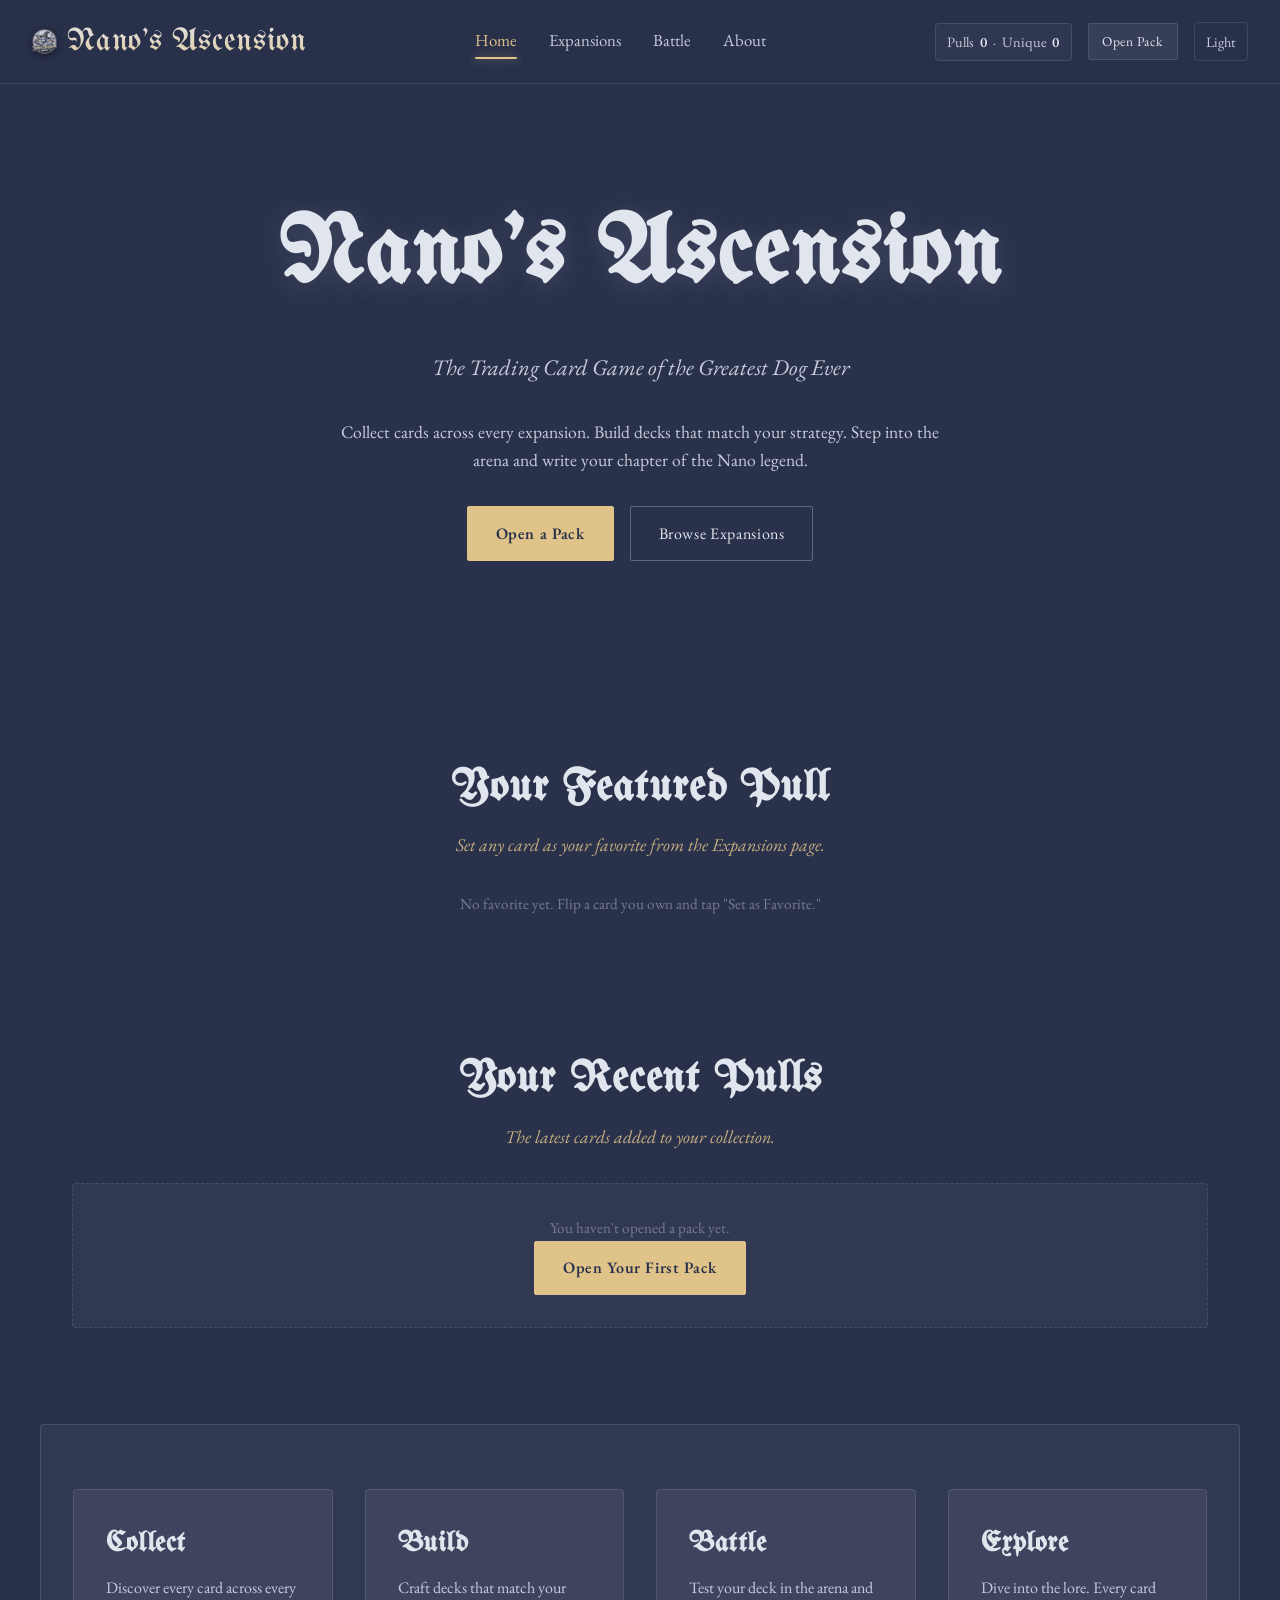
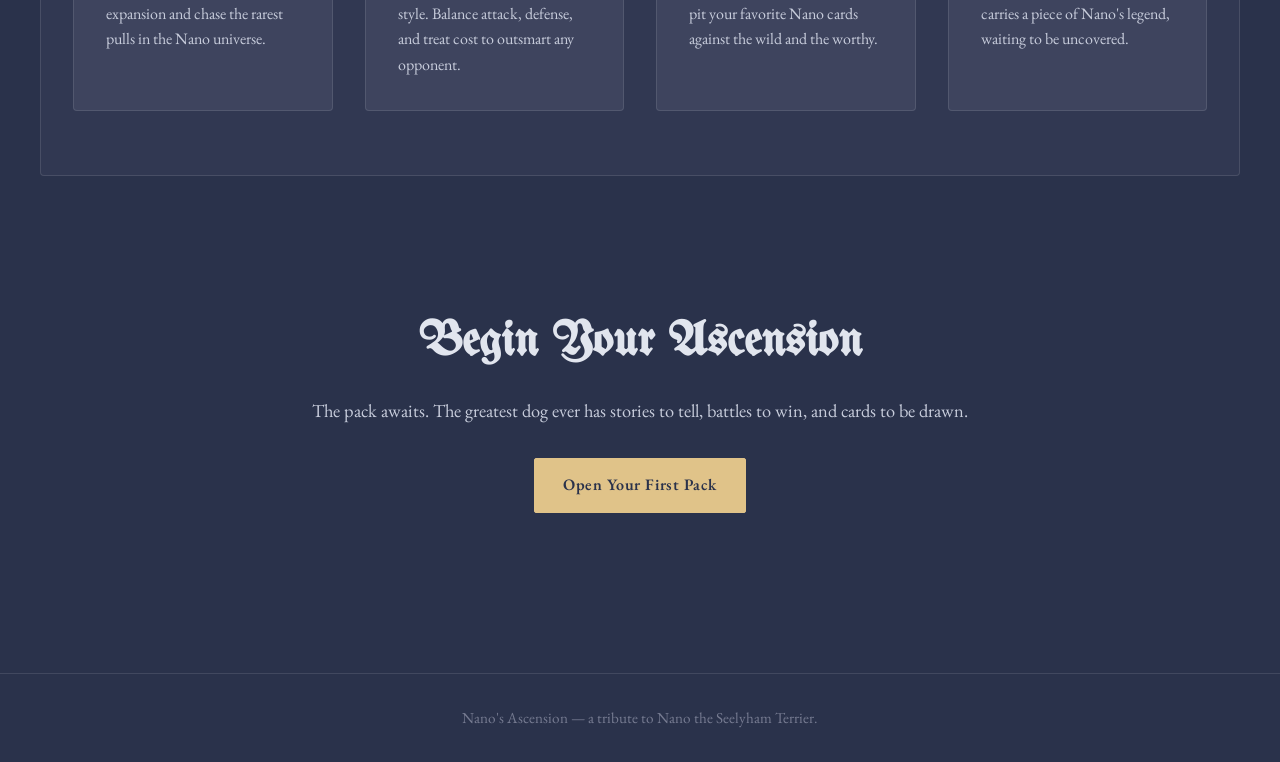
<file: index.html>
<!DOCTYPE html>
<html lang="en">
<head>
  <meta charset="UTF-8">
  <meta name="viewport" content="width=device-width, initial-scale=1.0">
  <title>Nano's Ascension | The Trading Card Game</title>
  <meta name="description" content="Nano's Ascension &mdash; the trading card game of Nano the Seelyham Terrier. Collect, build, and battle.">
  <link rel="icon" type="image/png" href="media/images/NanoLogoTCG.png">
  <link rel="apple-touch-icon" href="media/images/NanoLogoTCG.png">
  <link rel="stylesheet" href="CSS/style.css">
</head>
<body class="page-home">
  <header class="site-header">
    <a class="brand" href="index.html">
      <img class="brand-logo" src="media/images/NanoLogoTCG.png" alt="" aria-hidden="true">
      <span class="brand-text">Nano's Ascension</span>
    </a>
    <nav class="site-nav" aria-label="Primary">
      <a href="index.html" class="active">Home</a>
      <a href="expansions.html">Expansions</a>
      <a href="battle.html">Battle</a>
      <a href="about.html">About</a>
    </nav>
    <div class="header-actions">
      <span class="collection-badge" title="Cards collected">
        Pulls <strong class="collection-count">0</strong>
        <span aria-hidden="true">&middot;</span>
        Unique <strong class="unique-count">0</strong>
      </span>
      <button class="btn btn-mini" data-action="open-pack" aria-label="Open a card pack">Open Pack</button>
      <button class="theme-toggle" aria-label="Toggle theme" aria-pressed="false">
        <span class="theme-icon-dark">Light</span>
        <span class="theme-icon-light">Dark</span>
      </button>
    </div>
  </header>

  <main>
    <section class="hero">
      <h1 class="hero-title">Nano's Ascension</h1>
      <p class="hero-subtitle">The Trading Card Game of the Greatest Dog Ever</p>
      <p class="hero-text">
        Collect cards across every expansion. Build decks that match your strategy.
        Step into the arena and write your chapter of the Nano legend.
      </p>
      <div class="hero-cta">
        <button class="btn btn-primary" data-action="open-pack">Open a Pack</button>
        <a href="expansions.html" class="btn btn-secondary">Browse Expansions</a>
      </div>
    </section>

    <section class="home-showcase" aria-label="Your favorite card">
      <h2 class="section-title">Your Featured Pull</h2>
      <p class="section-subtitle">Set any card as your favorite from the Expansions page.</p>
      <div id="favorite-card" class="favorite-slot">
        <p class="muted">Loading…</p>
      </div>
    </section>

    <section class="home-showcase" aria-label="Recent pulls">
      <h2 class="section-title">Your Recent Pulls</h2>
      <p class="section-subtitle">The latest cards added to your collection.</p>
      <div id="recent-pulls" class="featured-strip"></div>
      <div id="recent-empty" class="empty-cta" style="display:none;">
        <p class="muted">You haven't opened a pack yet.</p>
        <button class="btn btn-primary" data-action="open-pack" type="button">Open Your First Pack</button>
      </div>
    </section>

    <section class="features" aria-label="What you can do">
      <article class="feature-card">
        <h2>Collect</h2>
        <p>Discover every card across every expansion and chase the rarest pulls in the Nano universe.</p>
      </article>
      <article class="feature-card">
        <h2>Build</h2>
        <p>Craft decks that match your style. Balance attack, defense, and treat cost to outsmart any opponent.</p>
      </article>
      <article class="feature-card">
        <h2>Battle</h2>
        <p>Test your deck in the arena and pit your favorite Nano cards against the wild and the worthy.</p>
      </article>
      <article class="feature-card">
        <h2>Explore</h2>
        <p>Dive into the lore. Every card carries a piece of Nano's legend, waiting to be uncovered.</p>
      </article>
    </section>

    <section class="cta-banner">
      <h2>Begin Your Ascension</h2>
      <p>The pack awaits. The greatest dog ever has stories to tell, battles to win, and cards to be drawn.</p>
      <button class="btn btn-primary" data-action="open-pack">Open Your First Pack</button>
    </section>
  </main>

  <footer class="site-footer">
    <p>Nano's Ascension &mdash; a tribute to Nano the Seelyham Terrier.</p>
  </footer>

  <script src="JS/script.js" defer></script>
</body>
</html>
</file>
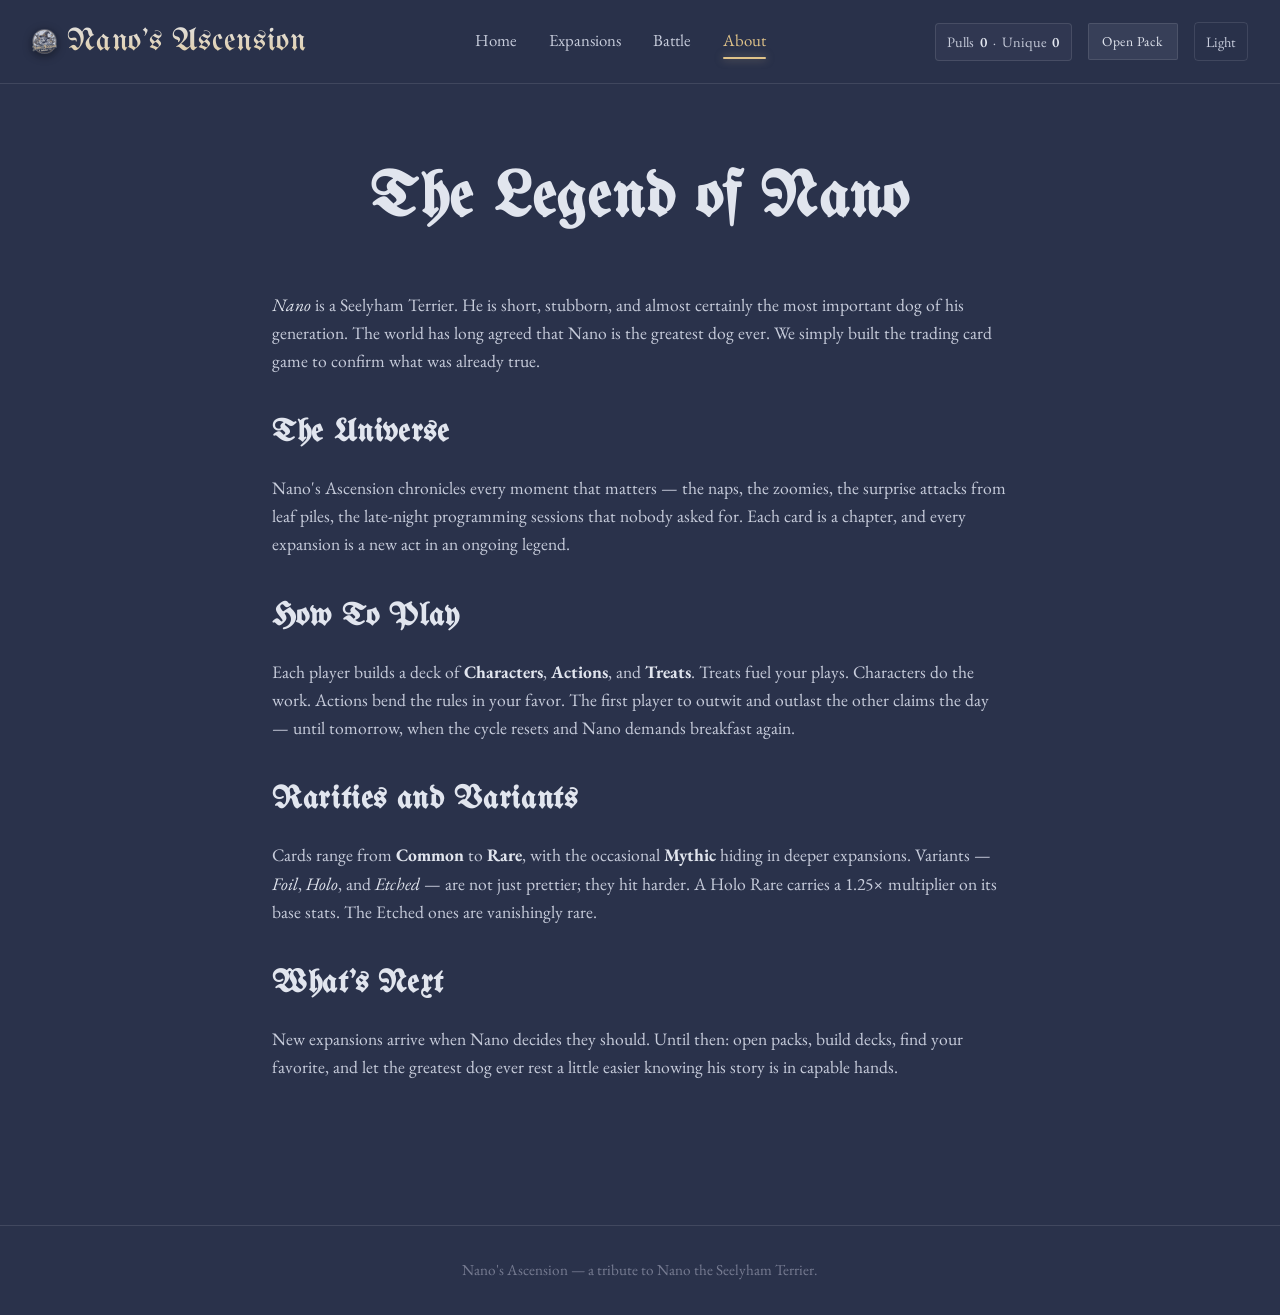
<file: about.html>
<!DOCTYPE html>
<html lang="en">
<head>
  <meta charset="UTF-8">
  <meta name="viewport" content="width=device-width, initial-scale=1.0">
  <title>About | Nano's Ascension</title>
  <meta name="description" content="The lore of Nano's Ascension and the greatest dog ever.">
  <link rel="icon" type="image/png" href="media/images/NanoLogoTCG.png">
  <link rel="apple-touch-icon" href="media/images/NanoLogoTCG.png">
  <link rel="stylesheet" href="CSS/style.css">
</head>
<body class="page-about">
  <header class="site-header">
    <a class="brand" href="index.html">
      <img class="brand-logo" src="media/images/NanoLogoTCG.png" alt="" aria-hidden="true">
      <span class="brand-text">Nano's Ascension</span>
    </a>
    <nav class="site-nav" aria-label="Primary">
      <a href="index.html">Home</a>
      <a href="expansions.html">Expansions</a>
      <a href="battle.html">Battle</a>
      <a href="about.html" class="active">About</a>
    </nav>
    <div class="header-actions">
      <span class="collection-badge" title="Cards collected">
        Pulls <strong class="collection-count">0</strong>
        <span aria-hidden="true">&middot;</span>
        Unique <strong class="unique-count">0</strong>
      </span>
      <button class="btn btn-mini" data-action="open-pack" aria-label="Open a card pack">Open Pack</button>
      <button class="theme-toggle" aria-label="Toggle theme" aria-pressed="false">
        <span class="theme-icon-dark">Light</span>
        <span class="theme-icon-light">Dark</span>
      </button>
    </div>
  </header>

  <main class="page-wrap">
    <h1 class="page-title">The Legend of Nano</h1>

    <section class="lore">
      <p>
        <em>Nano</em> is a Seelyham Terrier. He is short, stubborn, and almost certainly the
        most important dog of his generation. The world has long agreed that Nano is the
        greatest dog ever. We simply built the trading card game to confirm what was already
        true.
      </p>

      <h2>The Universe</h2>
      <p>
        Nano's Ascension chronicles every moment that matters &mdash; the naps, the
        zoomies, the surprise attacks from leaf piles, the late-night programming sessions
        that nobody asked for. Each card is a chapter, and every expansion is a new act in
        an ongoing legend.
      </p>

      <h2>How To Play</h2>
      <p>
        Each player builds a deck of <strong>Characters</strong>, <strong>Actions</strong>,
        and <strong>Treats</strong>. Treats fuel your plays. Characters do the work.
        Actions bend the rules in your favor. The first player to outwit and outlast the
        other claims the day &mdash; until tomorrow, when the cycle resets and Nano demands
        breakfast again.
      </p>

      <h2>Rarities and Variants</h2>
      <p>
        Cards range from <strong>Common</strong> to <strong>Rare</strong>, with the
        occasional <strong>Mythic</strong> hiding in deeper expansions. Variants
        &mdash; <em>Foil</em>, <em>Holo</em>, and <em>Etched</em> &mdash; are not just
        prettier; they hit harder. A Holo Rare carries a 1.25× multiplier on its base stats.
        The Etched ones are vanishingly rare.
      </p>

      <h2>What's Next</h2>
      <p>
        New expansions arrive when Nano decides they should. Until then: open packs,
        build decks, find your favorite, and let the greatest dog ever rest a little easier
        knowing his story is in capable hands.
      </p>
    </section>
  </main>

  <footer class="site-footer">
    <p>Nano's Ascension &mdash; a tribute to Nano the Seelyham Terrier.</p>
  </footer>

  <script src="JS/script.js" defer></script>
</body>
</html>
</file>
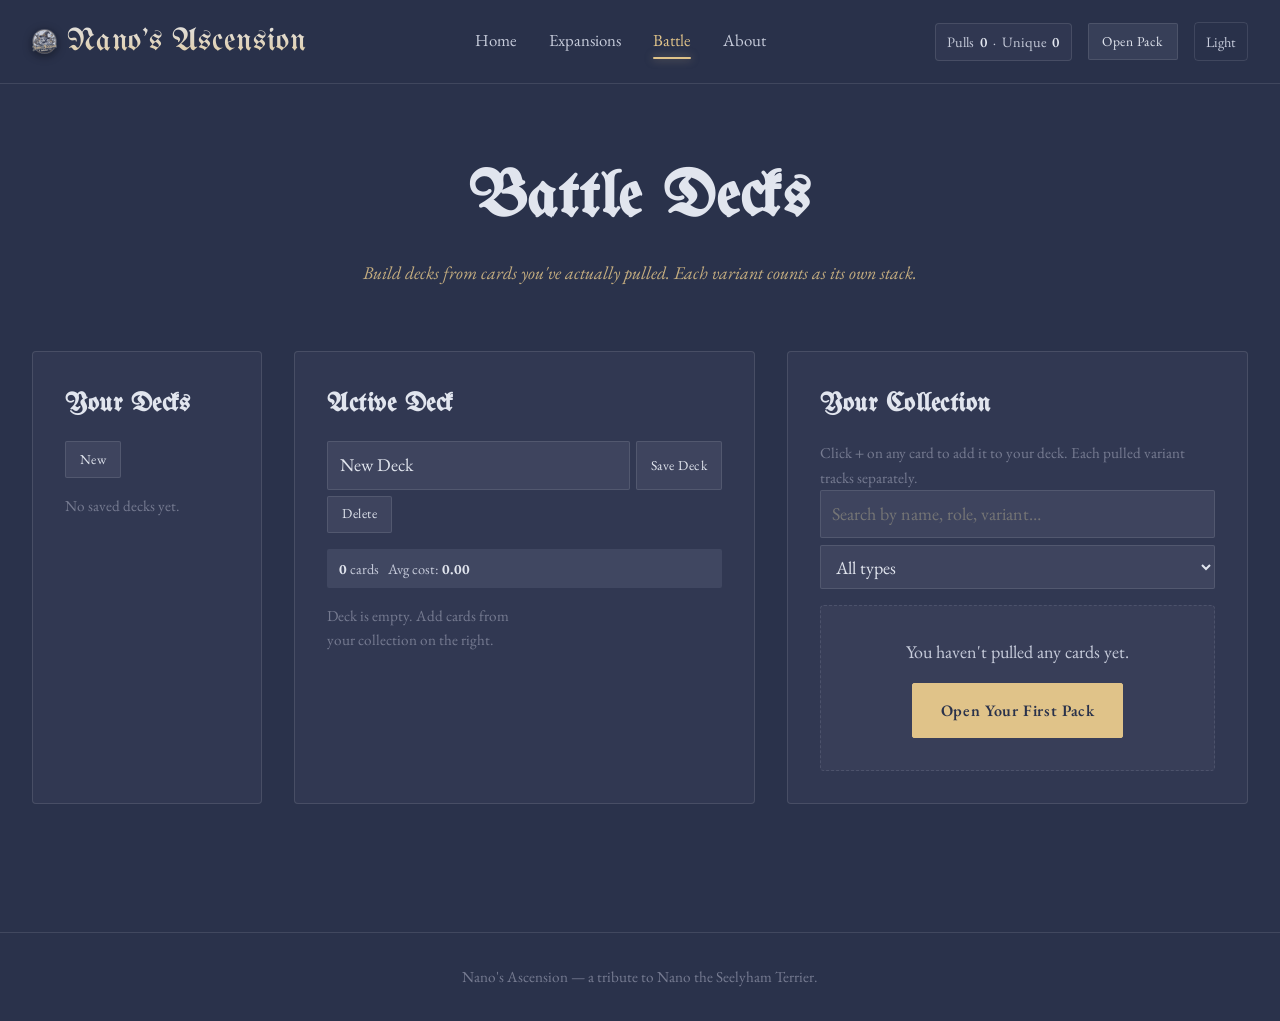
<file: battle.html>
<!DOCTYPE html>
<html lang="en">
<head>
  <meta charset="UTF-8">
  <meta name="viewport" content="width=device-width, initial-scale=1.0">
  <title>Battle Decks | Nano's Ascension</title>
  <meta name="description" content="Build and save battle decks for Nano's Ascension TCG.">
  <link rel="icon" type="image/png" href="media/images/NanoLogoTCG.png">
  <link rel="apple-touch-icon" href="media/images/NanoLogoTCG.png">
  <link rel="stylesheet" href="CSS/style.css">
</head>
<body class="page-battle">
  <header class="site-header">
    <a class="brand" href="index.html">
      <img class="brand-logo" src="media/images/NanoLogoTCG.png" alt="" aria-hidden="true">
      <span class="brand-text">Nano's Ascension</span>
    </a>
    <nav class="site-nav" aria-label="Primary">
      <a href="index.html">Home</a>
      <a href="expansions.html">Expansions</a>
      <a href="battle.html" class="active">Battle</a>
      <a href="about.html">About</a>
    </nav>
    <div class="header-actions">
      <span class="collection-badge" title="Cards collected">
        Pulls <strong class="collection-count">0</strong>
        <span aria-hidden="true">&middot;</span>
        Unique <strong class="unique-count">0</strong>
      </span>
      <button class="btn btn-mini" data-action="open-pack" aria-label="Open a card pack">Open Pack</button>
      <button class="theme-toggle" aria-label="Toggle theme" aria-pressed="false">
        <span class="theme-icon-dark">Light</span>
        <span class="theme-icon-light">Dark</span>
      </button>
    </div>
  </header>

  <main class="page-wrap">
    <h1 class="page-title">Battle Decks</h1>
    <p class="section-subtitle">Build decks from cards you've actually pulled. Each variant counts as its own stack.</p>

    <div id="deck-builder" class="deck-builder">
      <aside class="panel">
        <h2>Your Decks</h2>
        <div class="deck-toolbar">
          <button id="new-deck" class="btn btn-mini" type="button">New</button>
        </div>
        <ul id="decks-list" class="deck-list"></ul>
      </aside>

      <section class="panel">
        <h2>Active Deck</h2>
        <div class="deck-toolbar">
          <input id="deck-name" type="text" placeholder="Deck name" aria-label="Deck name">
          <button id="save-deck" class="btn btn-mini" type="button">Save Deck</button>
          <button id="delete-deck" class="btn btn-mini" type="button">Delete</button>
        </div>
        <div id="deck-stats" aria-live="polite"></div>
        <div id="deck-cards"></div>
      </section>

      <section class="panel">
        <h2>Your Collection</h2>
        <p class="muted">Click <strong>+</strong> on any card to add it to your deck. Each pulled variant tracks separately.</p>
        <div class="browse-controls">
          <input id="browse-search" type="search" placeholder="Search by name, role, variant…">
          <select id="browse-type"><option value="">All types</option></select>
        </div>
        <div id="collection-empty" class="collection-empty" style="display:none;">
          <p>You haven't pulled any cards yet.</p>
          <button class="btn btn-primary" data-action="open-pack" type="button">Open Your First Pack</button>
        </div>
        <div id="collection-cards"></div>
      </section>
    </div>
  </main>

  <footer class="site-footer">
    <p>Nano's Ascension &mdash; a tribute to Nano the Seelyham Terrier.</p>
  </footer>

  <script src="JS/script.js" defer></script>
</body>
</html>
</file>
<file: CSS/style.css>
/* =========================================================
   Nano's Ascension - core stylesheet (v2)
   Sections:
     1. Tokens / themes
     2. Reset
     3. Header / nav / theme toggle
     4. Buttons
     5. Hero / homepage sections
     6. Cards
        6a. Card frame, flip
        6b. Image-only front + variant pip
        6c. Back layout (header, tags, stats, rules)
        6d. Rarity glows (animated)
        6e. Variant overlays (animated)
     7. Modal / pack reveal
     8. Filters / forms
     9. Expansions grid
    10. Deck builder
    11. About page
    12. Footer
    13. Responsive
   ========================================================= */

@import url('https://fonts.googleapis.com/css2?family=UnifrakturMaguntia&family=EB+Garamond:ital,wght@0,400;0,500;0,600;1,400&display=swap');

/* ---------- 1. Tokens ---------- */
:root {
  --color-bg: #2A324B;
  --color-primary: #767B91;
  --color-secondary: #C7CCDB;
  --color-accent: #E1E5EE;

  --surface-1: rgba(118, 123, 145, 0.10);
  --surface-2: rgba(118, 123, 145, 0.20);
  --surface-3: rgba(199, 204, 219, 0.10);
  --border-soft: rgba(225, 229, 238, 0.12);
  --border-strong: rgba(225, 229, 238, 0.30);
  --text-strong: var(--color-accent);
  --text-soft: var(--color-secondary);
  --text-muted: var(--color-primary);
  --shadow-card: 0 8px 24px rgba(0, 0, 0, 0.45);

  /* Rarity color anchors */
  --rarity-common-color:   rgba(199, 204, 219, 0.55);
  --rarity-uncommon-color: rgba(110, 200, 255, 0.85);
  --rarity-rare-color:     rgba(255, 200, 80, 0.95);
  --rarity-mythic-color:   rgba(220, 130, 220, 0.95);

  /* Warm gold accent (E0C389) */
  --color-gold:        #E0C389;
  --color-gold-bright: #F2D8A4;
  --color-gold-deep:   #B89760;

  /* Variant accents */
  --variant-foil:   #C7CCDB;
  --variant-holo-1: #ff79c6;
  --variant-holo-2: #8be9fd;
  --variant-holo-3: #50fa7b;
  --variant-holo-4: #f1fa8c;
  --variant-etched: #FFD700;

  --font-title: 'Cloister Black', 'UnifrakturMaguntia', 'Times New Roman', serif;
  --font-body: 'Garamond', 'EB Garamond', Georgia, serif;
  --font-card-body: 'ITC Giovanni', 'EB Garamond', Georgia, serif;
  --font-card-flavor: 'Garamond', 'EB Garamond', Georgia, serif;

  --space-xs: 0.5rem;
  --space-sm: 1rem;
  --space-md: 2rem;
  --space-lg: 4rem;
  --space-xl: 6rem;

  --radius-sm: 2px;
  --radius-md: 4px;
  --radius-lg: 10px;

  --ease: cubic-bezier(0.4, 0, 0.2, 1);
}

html.theme-light {
  --color-bg: #E1E5EE;
  --color-primary: #C7CCDB;
  --color-secondary: #767B91;
  --color-accent: #2A324B;

  --surface-1: rgba(118, 123, 145, 0.12);
  --surface-2: rgba(118, 123, 145, 0.22);
  --surface-3: rgba(42, 50, 75, 0.06);
  --border-soft: rgba(42, 50, 75, 0.18);
  --border-strong: rgba(42, 50, 75, 0.38);
  --text-strong: var(--color-accent);
  --text-soft: #54596d;
  --text-muted: #767B91;
  --shadow-card: 0 6px 18px rgba(42, 50, 75, 0.22);
}

/* ---------- 2. Reset ---------- */
*, *::before, *::after { box-sizing: border-box; margin: 0; padding: 0; }
html { scroll-behavior: smooth; }
body {
  font-family: var(--font-body);
  background-color: var(--color-bg);
  color: var(--text-strong);
  line-height: 1.6;
  min-height: 100vh;
  font-size: 18px;
  -webkit-font-smoothing: antialiased;
  -moz-osx-font-smoothing: grayscale;
  transition: background-color 0.3s var(--ease), color 0.3s var(--ease);
}
img { max-width: 100%; display: block; }
button { font: inherit; color: inherit; cursor: pointer; }
input, select { font: inherit; color: inherit; }

.muted { color: var(--text-muted); font-size: 0.95rem; }
.visually-hidden {
  position: absolute; width: 1px; height: 1px; padding: 0; margin: -1px;
  overflow: hidden; clip: rect(0,0,0,0); white-space: nowrap; border: 0;
}

/* ---------- 3. Header / nav ---------- */
.site-header {
  display: flex;
  justify-content: space-between;
  align-items: center;
  flex-wrap: wrap;
  gap: var(--space-sm);
  padding: var(--space-sm) var(--space-md);
  background-color: color-mix(in srgb, var(--color-bg) 88%, transparent);
  backdrop-filter: blur(8px);
  -webkit-backdrop-filter: blur(8px);
  position: sticky;
  top: 0;
  z-index: 20;
  border-bottom: 1px solid var(--border-soft);
}
.brand {
  display: inline-flex;
  align-items: center;
  gap: 0.65rem;
  font-family: var(--font-title);
  font-size: 2rem;
  color: var(--text-strong);
  text-decoration: none;
  letter-spacing: 0.02em;
  transition: color 0.2s var(--ease);
}
.brand:hover { color: var(--color-gold); }
.brand-logo {
  height: 1.6rem;
  width: auto;
  display: block;
  filter: drop-shadow(0 2px 5px rgba(0, 0, 0, 0.45));
}
@media (max-width: 480px) {
  .brand-logo { height: 1.3rem; }
}
.brand-text {
  background: linear-gradient(180deg, var(--text-strong) 0%, var(--color-gold) 110%);
  -webkit-background-clip: text;
  background-clip: text;
  -webkit-text-fill-color: transparent;
  color: transparent;
}
html.theme-light .brand-text {
  background: linear-gradient(180deg, var(--text-strong) 0%, var(--color-gold-deep) 110%);
  -webkit-background-clip: text;
  background-clip: text;
  -webkit-text-fill-color: transparent;
}
.site-nav { display: flex; gap: var(--space-md); flex-wrap: wrap; }
.site-nav a {
  color: var(--text-soft);
  text-decoration: none;
  font-size: 1.05rem;
  position: relative;
  padding-bottom: 2px;
  transition: color 0.2s var(--ease);
}
.site-nav a::after {
  content: ""; position: absolute; left: 0; right: 0; bottom: -3px;
  height: 2px; background: var(--color-gold);
  border-radius: 2px;
  box-shadow: 0 0 8px rgba(224, 195, 137, 0.55);
  transform: scaleX(0); transform-origin: center;
  transition: transform 0.25s var(--ease);
}
.site-nav a:hover, .site-nav a.active { color: var(--color-gold); }
.site-nav a:hover::after, .site-nav a.active::after { transform: scaleX(1); }

.header-actions { display: flex; align-items: center; gap: var(--space-sm); flex-wrap: wrap; }

.collection-badge {
  display: inline-flex; align-items: center; gap: 0.4em;
  padding: 0.4rem 0.7rem;
  background: var(--surface-1);
  border: 1px solid var(--border-soft);
  border-radius: var(--radius-md);
  font-size: 0.9rem;
  color: var(--text-soft);
}
.collection-badge strong { color: var(--text-strong); font-weight: 600; }

.theme-toggle {
  background: transparent;
  border: 1px solid var(--border-soft);
  color: var(--text-soft);
  padding: 0.45rem 0.7rem;
  border-radius: var(--radius-md);
  font-size: 0.9rem;
  transition: border-color 0.2s var(--ease), color 0.2s var(--ease), background 0.2s var(--ease);
}
.theme-toggle:hover { border-color: var(--border-strong); color: var(--text-strong); }
.theme-toggle .theme-icon-light { display: none; }
.theme-toggle .theme-icon-dark { display: inline; }
html.theme-light .theme-toggle .theme-icon-light { display: inline; }
html.theme-light .theme-toggle .theme-icon-dark { display: none; }

/* ---------- 4. Buttons ---------- */
.btn {
  display: inline-block;
  padding: 0.85rem 1.75rem;
  font-family: var(--font-body);
  font-size: 1rem;
  text-decoration: none;
  border-radius: var(--radius-sm);
  border: 1px solid transparent;
  letter-spacing: 0.04em;
  transition: transform 0.25s var(--ease),
              background-color 0.25s var(--ease),
              border-color 0.25s var(--ease),
              box-shadow 0.25s var(--ease),
              color 0.2s var(--ease);
  cursor: pointer;
}
.btn-primary {
  background-color: var(--color-gold);
  color: var(--color-bg);
  border-color: var(--color-gold);
  font-weight: 600;
}
.btn-primary:hover {
  background-color: var(--color-gold-bright);
  border-color: var(--color-gold-bright);
  transform: translateY(-2px);
  box-shadow: 0 6px 22px rgba(224, 195, 137, 0.35);
}
.btn-secondary {
  background-color: transparent;
  color: var(--text-strong);
  border-color: var(--border-strong);
}
.btn-secondary:hover {
  background-color: var(--surface-1);
  border-color: var(--color-gold);
  color: var(--color-gold);
  transform: translateY(-2px);
}
.btn-mini {
  padding: 0.4rem 0.85rem;
  font-size: 0.85rem;
  background: var(--surface-2);
  color: var(--text-strong);
  border: 1px solid var(--border-soft);
  border-radius: var(--radius-sm);
}
.btn-mini:hover { border-color: var(--border-strong); background: var(--surface-3); }
.btn-mini[disabled] { opacity: 0.4; cursor: not-allowed; }

/* ---------- 5. Hero / homepage sections ---------- */
.hero {
  text-align: center;
  padding: var(--space-xl) var(--space-md);
  max-width: 900px;
  margin: 0 auto;
}
.hero-title {
  font-family: var(--font-title);
  font-size: clamp(3rem, 8vw, 6rem);
  margin-bottom: var(--space-sm);
  letter-spacing: 0.02em;
  text-shadow: 0 4px 24px rgba(118, 123, 145, 0.3);
}
.hero-subtitle {
  font-size: 1.4rem;
  color: var(--text-soft);
  margin-bottom: var(--space-md);
  font-style: italic;
}
.hero-text {
  font-size: 1.1rem;
  color: var(--text-soft);
  margin: 0 auto var(--space-md);
  max-width: 600px;
}
.hero-cta { display: flex; gap: var(--space-sm); justify-content: center; flex-wrap: wrap; }

.section-title {
  font-family: var(--font-title);
  font-size: clamp(2rem, 4vw, 2.75rem);
  text-align: center;
  margin-bottom: var(--space-xs);
  letter-spacing: 0.02em;
}
.section-subtitle {
  text-align: center;
  color: var(--color-gold);
  margin-bottom: var(--space-md);
  font-style: italic;
  opacity: 0.85;
}
html.theme-light .section-subtitle { color: var(--color-gold-deep); }

.features {
  display: grid;
  grid-template-columns: repeat(auto-fit, minmax(220px, 1fr));
  gap: var(--space-md);
  padding: var(--space-lg) var(--space-md);
  max-width: 1200px;
  margin: var(--space-md) auto;
  background-color: var(--surface-1);
  border-radius: var(--radius-md);
  border: 1px solid var(--border-soft);
}
.feature-card {
  background-color: var(--surface-2);
  padding: var(--space-md);
  border-radius: var(--radius-md);
  border: 1px solid var(--border-soft);
  transition: transform 0.25s var(--ease), border-color 0.25s var(--ease), box-shadow 0.25s var(--ease);
}
.feature-card:hover {
  transform: translateY(-4px);
  border-color: var(--border-strong);
  box-shadow: var(--shadow-card);
}
.feature-card h2 {
  font-family: var(--font-title);
  font-size: 1.75rem;
  margin-bottom: var(--space-xs);
  letter-spacing: 0.02em;
}
.feature-card p { color: var(--text-soft); font-size: 1rem; }

.home-showcase {
  max-width: 1200px;
  margin: var(--space-lg) auto;
  padding: var(--space-md);
  text-align: center;
}
.favorite-slot {
  display: flex;
  justify-content: center;
  margin-top: var(--space-md);
}
.featured-strip {
  display: grid;
  grid-template-columns: repeat(auto-fit, minmax(200px, 1fr));
  gap: var(--space-md);
  margin-top: var(--space-md);
  justify-items: center;
}
.empty-cta {
  padding: var(--space-md);
  background: var(--surface-1);
  border: 1px dashed var(--border-soft);
  border-radius: var(--radius-md);
  display: inline-flex;
  flex-direction: column;
  align-items: center;
  gap: var(--space-sm);
  margin: 0 auto;
}

.cta-banner {
  text-align: center;
  padding: var(--space-xl) var(--space-md);
  max-width: 800px;
  margin: 0 auto;
}
.cta-banner h2 {
  font-family: var(--font-title);
  font-size: clamp(2.25rem, 5vw, 3rem);
  margin-bottom: var(--space-sm);
}
.cta-banner p {
  color: var(--text-soft);
  margin-bottom: var(--space-md);
  font-size: 1.15rem;
}

/* ---------- 6a. Cards: frame, flip ---------- */
.card-wrapper {
  display: flex;
  flex-direction: column;
  align-items: center;
  gap: 0.5rem;
}
.card {
  --card-w: 240px;
  --card-h: 360px;
  width: var(--card-w);
  height: var(--card-h);
  perspective: 1200px;
  position: relative;
  cursor: pointer;
  outline: none;
  border-radius: var(--radius-lg);
  transition: transform 0.25s var(--ease);
}
.card:focus-visible { outline: 2px solid var(--text-strong); outline-offset: 4px; }
.card:hover { transform: translateY(-3px); }

.card-inner {
  position: relative;
  width: 100%; height: 100%;
  transform-style: preserve-3d;
  transition: transform 0.6s var(--ease);
  border-radius: var(--radius-lg);
}
.card.is-flipped .card-inner { transform: rotateY(180deg); }

.card-face {
  position: absolute;
  inset: 0;
  -webkit-backface-visibility: hidden;
  backface-visibility: hidden;
  border-radius: var(--radius-lg);
  background: var(--color-bg);
  border: 1px solid var(--border-soft);
  overflow: hidden;
  box-shadow: var(--shadow-card);
}
.card-back {
  transform: rotateY(180deg);
  padding: 0.85rem;
  background: var(--surface-2);
  display: flex;
  flex-direction: column;
}

.card-mini { --card-w: 180px; --card-h: 270px; }
.card-mini .card-back { padding: 0.55rem; font-size: 0.85em; }

/* ---------- 6b. Card front: image only + pip ---------- */
.card-front {
  padding: 0;
  background: var(--color-bg);
}
.card-img {
  width: 100%;
  height: 100%;
  object-fit: cover;
  display: block;
  border-radius: var(--radius-lg);
}
.card-art-fallback {
  position: absolute;
  inset: 0;
  display: flex;
  align-items: center;
  justify-content: center;
  font-family: var(--font-title);
  font-size: 3rem;
  color: var(--text-soft);
  background: var(--surface-1);
  border-radius: var(--radius-lg);
}

.flip-hint {
  position: absolute;
  bottom: 0.5rem; right: 0.5rem;
  font-size: 0.65rem;
  letter-spacing: 0.12em;
  text-transform: uppercase;
  color: rgba(255, 255, 255, 0.85);
  background: rgba(0, 0, 0, 0.45);
  padding: 0.15rem 0.5rem;
  border-radius: 999px;
  pointer-events: none;
  opacity: 0;
  transition: opacity 0.2s var(--ease);
}
.card:hover .flip-hint { opacity: 1; }

.variant-pip {
  position: absolute;
  top: 0.55rem; right: 0.55rem;
  width: 1.9rem; height: 1.9rem;
  border-radius: 50%;
  display: flex;
  align-items: center;
  justify-content: center;
  font-family: var(--font-body);
  font-weight: 700;
  font-size: 0.85rem;
  letter-spacing: 0;
  color: #1a1f2e;
  box-shadow: 0 2px 10px rgba(0,0,0,0.5);
  border: 2px solid rgba(255,255,255,0.85);
  z-index: 4;
}
.variant-pip-foil   { background: linear-gradient(135deg, #fff, var(--variant-foil)); }
.variant-pip-holo   {
  background: linear-gradient(135deg,
    var(--variant-holo-1) 0%,
    var(--variant-holo-2) 25%,
    var(--variant-holo-3) 50%,
    var(--variant-holo-4) 75%,
    var(--variant-holo-1) 100%);
  background-size: 220% 100%;
  animation: holoShift 5s ease-in-out infinite alternate;
  color: #1a1f2e;
}
.variant-pip-etched {
  background: linear-gradient(135deg, #fff7c4, var(--variant-etched));
  color: #3a2700;
}

/* ---------- 6c. Card back layout ---------- */
.card-back-head {
  display: flex; justify-content: space-between; align-items: flex-start;
  gap: 0.5rem;
  margin-bottom: 0.4rem;
}
.card-name {
  font-family: var(--font-title);
  font-size: 1.05rem;
  letter-spacing: 0.02em;
  line-height: 1.1;
  flex: 1;
  color: var(--text-strong);
}
.card-cost {
  flex-shrink: 0;
  width: 1.85rem; height: 1.85rem;
  border-radius: 50%;
  background: var(--text-strong);
  color: var(--color-bg);
  font-weight: 700;
  font-size: 1rem;
  display: inline-flex;
  align-items: center;
  justify-content: center;
}

.card-role {
  font-size: 0.78rem;
  font-style: italic;
  color: var(--text-muted);
  margin-bottom: 0.4rem;
}

.card-tags {
  display: flex;
  flex-wrap: wrap;
  gap: 0.3rem;
  margin-bottom: 0.45rem;
}
.tag {
  font-size: 0.65rem;
  text-transform: uppercase;
  letter-spacing: 0.08em;
  padding: 0.2rem 0.5rem;
  background: var(--surface-3);
  border: 1px solid var(--border-soft);
  border-radius: 999px;
  color: var(--text-soft);
  font-weight: 600;
}
.tag-rarity.rarity-common   { color: var(--text-soft); }
.tag-rarity.rarity-uncommon { color: #6ec8ff; border-color: rgba(110,200,255,0.5); }
.tag-rarity.rarity-rare     { color: #ffc850; border-color: rgba(255,200,80,0.55); }
.tag-rarity.rarity-mythic   { color: #ff8be1; border-color: rgba(255,139,225,0.55); }

.tag-variant {
  background: rgba(225, 215, 100, 0.12);
  border-color: rgba(225, 215, 100, 0.35);
  color: var(--text-strong);
  font-weight: 700;
}
.tag-variant.variant-foil { background: linear-gradient(90deg, rgba(199,204,219,0.12), rgba(255,255,255,0.18)); }
.tag-variant.variant-holo {
  background: linear-gradient(90deg, rgba(255,121,198,0.18), rgba(139,233,253,0.18), rgba(80,250,123,0.18), rgba(241,250,140,0.18));
  border-color: rgba(255,255,255,0.4);
}
.tag-variant.variant-etched {
  background: rgba(255, 215, 0, 0.18);
  border-color: rgba(255, 215, 0, 0.6);
  color: #FFD700;
}

.stats-block {
  display: flex;
  flex-direction: column;
  gap: 0.25rem;
  background: var(--surface-3);
  border: 1px solid var(--border-soft);
  border-radius: var(--radius-sm);
  padding: 0.4rem 0.55rem;
  margin-bottom: 0.5rem;
}
.stat-row {
  display: flex;
  align-items: baseline;
  gap: 0.45rem;
  font-family: var(--font-card-body);
  font-size: 0.9rem;
}
.stat-label {
  font-weight: 700;
  color: var(--text-soft);
  letter-spacing: 0.08em;
  font-size: 0.7rem;
  text-transform: uppercase;
  width: 2rem;
}
.stat-value { font-weight: 700; color: var(--text-strong); font-size: 1rem; }
.stat-base {
  text-decoration: line-through;
  color: var(--text-muted);
  font-size: 0.85rem;
}
.stat-arrow { color: var(--text-muted); font-size: 0.8rem; }
.stat-final {
  font-weight: 800;
  color: var(--color-gold);
  font-size: 1.1rem;
  text-shadow: 0 0 10px rgba(224, 195, 137, 0.55);
}
.stat-bonus {
  font-size: 0.7rem;
  font-weight: 700;
  color: #6dd58c;
  background: rgba(80, 250, 123, 0.15);
  border: 1px solid rgba(80, 250, 123, 0.35);
  padding: 0.05rem 0.35rem;
  border-radius: 999px;
  margin-left: auto;
}

.card-section {
  font-family: var(--font-body);
  font-size: 0.65rem;
  text-transform: uppercase;
  letter-spacing: 0.12em;
  color: var(--text-muted);
  margin-bottom: 0.18rem;
  margin-top: 0.4rem;
}
.card-rules, .card-details {
  font-family: var(--font-card-body);
  font-size: 0.78rem;
  line-height: 1.4;
  color: var(--text-strong);
  margin-bottom: 0.3rem;
}
.card-flavor {
  font-family: var(--font-card-flavor);
  font-style: italic;
  font-size: 0.78rem;
  color: var(--color-gold);
  line-height: 1.3;
  border-top: 1px solid rgba(224, 195, 137, 0.25);
  padding-top: 0.35rem;
  margin: 0.3rem 0;
  opacity: 0.92;
}
html.theme-light .card-flavor {
  color: var(--color-gold-deep);
  border-top-color: rgba(184, 151, 96, 0.35);
}
.card-back-foot {
  margin-top: auto;
  display: flex;
  justify-content: space-between;
  flex-wrap: wrap;
  gap: 0.3rem;
  font-size: 0.7rem;
  color: var(--text-muted);
  text-transform: uppercase;
  letter-spacing: 0.06em;
  border-top: 1px solid var(--border-soft);
  padding-top: 0.35rem;
}
.owned-badge {
  color: #6dd58c;
  font-weight: 700;
}
.owned-badge.owned-zero {
  color: var(--text-muted);
  font-weight: 500;
}
.card-actions { margin-top: 0.4rem; }
.btn-favorite { width: 100%; text-align: center; }
.btn-favorite:hover { color: var(--color-gold); border-color: var(--color-gold); }
.btn-favorite.is-favorited {
  background: rgba(224, 195, 137, 0.18);
  border-color: rgba(224, 195, 137, 0.55);
  color: var(--color-gold);
}

/* The card content needs to scroll if it's long, but card height is fixed */
.card-back .card-rules,
.card-back .card-details {
  flex-shrink: 1;
  overflow-y: auto;
  max-height: 5em;
}
.card-mini .card-back .card-rules,
.card-mini .card-back .card-details { max-height: 3.5em; font-size: 0.7rem; }
.card-mini .card-back .card-flavor { font-size: 0.7rem; }
.card-mini .stats-block { padding: 0.3rem 0.4rem; }
.card-mini .stat-final { font-size: 1rem; }
.card-mini .card-name { font-size: 0.95rem; }
.card-mini .tag { font-size: 0.6rem; padding: 0.15rem 0.4rem; }
.card-mini .variant-pip { width: 1.55rem; height: 1.55rem; font-size: 0.75rem; }

/* ---------- 6d. Rarity glows (animated) ---------- */
.card.rarity-common .card-face {
  box-shadow:
    0 0 14px var(--rarity-common-color),
    0 0 0 1px var(--rarity-common-color),
    var(--shadow-card);
}
.card.rarity-uncommon .card-face {
  box-shadow:
    0 0 22px var(--rarity-uncommon-color),
    0 0 0 2px var(--rarity-uncommon-color),
    var(--shadow-card);
  animation: glowUncommon 3.5s ease-in-out infinite;
}
.card.rarity-rare .card-face {
  box-shadow:
    0 0 28px var(--rarity-rare-color),
    0 0 0 2px var(--rarity-rare-color),
    var(--shadow-card);
  animation: glowRare 2.8s ease-in-out infinite;
}
.card.rarity-mythic .card-face {
  box-shadow:
    0 0 34px var(--rarity-mythic-color),
    0 0 0 2px var(--rarity-mythic-color),
    var(--shadow-card);
  animation: glowMythic 2.2s ease-in-out infinite;
}

@keyframes glowUncommon {
  0%, 100% { box-shadow: 0 0 18px var(--rarity-uncommon-color), 0 0 0 2px var(--rarity-uncommon-color), var(--shadow-card); }
  50%      { box-shadow: 0 0 32px var(--rarity-uncommon-color), 0 0 0 2px var(--rarity-uncommon-color), var(--shadow-card); }
}
@keyframes glowRare {
  0%, 100% { box-shadow: 0 0 24px var(--rarity-rare-color), 0 0 0 2px var(--rarity-rare-color), var(--shadow-card); }
  50%      { box-shadow: 0 0 44px var(--rarity-rare-color), 0 0 0 3px var(--rarity-rare-color), var(--shadow-card); }
}
@keyframes glowMythic {
  0%, 100% { box-shadow: 0 0 28px var(--rarity-mythic-color), 0 0 0 2px var(--rarity-mythic-color), var(--shadow-card); }
  50%      { box-shadow: 0 0 50px var(--rarity-mythic-color), 0 0 0 3px var(--rarity-mythic-color), var(--shadow-card); }
}

/* ---------- 6e. Variant overlays (animated, on the front) ---------- */
.card.variant-foil .card-front::after {
  content: ''; position: absolute; inset: 0;
  pointer-events: none;
  background: linear-gradient(115deg,
    transparent 30%,
    rgba(255, 255, 255, 0.55) 48%,
    rgba(255, 255, 255, 0.25) 52%,
    transparent 70%);
  background-size: 220% 100%;
  animation: foilSweep 3.2s linear infinite;
  mix-blend-mode: overlay;
  border-radius: var(--radius-lg);
  z-index: 2;
}
@keyframes foilSweep {
  0%   { background-position: -220% 0%; }
  100% { background-position: 220% 0%; }
}

.card.variant-holo .card-front::after {
  content: ''; position: absolute; inset: 0;
  pointer-events: none;
  background: linear-gradient(115deg,
    rgba(255, 121, 198, 0.32) 0%,
    rgba(139, 233, 253, 0.32) 25%,
    rgba(80, 250, 123, 0.32) 50%,
    rgba(241, 250, 140, 0.32) 75%,
    rgba(255, 121, 198, 0.32) 100%);
  background-size: 220% 100%;
  animation: holoShift 7s ease-in-out infinite alternate;
  mix-blend-mode: soft-light;
  border-radius: var(--radius-lg);
  z-index: 2;
}
@keyframes holoShift {
  from { background-position: 0% 50%; }
  to   { background-position: 100% 50%; }
}

.card.variant-etched .card-face {
  border: 2px solid var(--variant-etched);
}
.card.variant-etched .card-front::after {
  content: ''; position: absolute; inset: 0;
  pointer-events: none;
  border-radius: var(--radius-lg);
  box-shadow: inset 0 0 28px rgba(255, 215, 0, 0.55);
  animation: etchedPulse 2.6s ease-in-out infinite;
  z-index: 2;
}
@keyframes etchedPulse {
  0%, 100% { box-shadow: inset 0 0 18px rgba(255, 215, 0, 0.4); }
  50%      { box-shadow: inset 0 0 38px rgba(255, 215, 0, 0.85); }
}

/* Pack reveal entry animation */
.card.reveal {
  animation: cardReveal 0.7s var(--ease) backwards,
             glowRare 2.8s ease-in-out infinite 0.7s; /* default; overridden by rarity rules above */
}
.card.rarity-common.reveal   { animation: cardReveal 0.7s var(--ease) backwards; }
.card.rarity-uncommon.reveal { animation: cardReveal 0.7s var(--ease) backwards, glowUncommon 3.5s ease-in-out infinite 0.7s; }
.card.rarity-rare.reveal     { animation: cardReveal 0.7s var(--ease) backwards, glowRare 2.8s ease-in-out infinite 0.7s; }
.card.rarity-mythic.reveal   { animation: cardReveal 0.7s var(--ease) backwards, glowMythic 2.2s ease-in-out infinite 0.7s; }

@keyframes cardReveal {
  from { opacity: 0; transform: translateY(28px) rotateX(-14deg) scale(0.9); }
  to   { opacity: 1; transform: translateY(0) rotateX(0) scale(1); }
}

/* In-card add/remove buttons (deck builder) */
.card-add, .card-remove {
  position: absolute;
  bottom: 0.4rem;
  left: 0.4rem;
  width: 2rem; height: 2rem;
  border-radius: 50%;
  border: 1px solid var(--border-strong);
  background: rgba(0, 0, 0, 0.65);
  color: white;
  font-size: 1.3rem;
  line-height: 1;
  display: inline-flex; align-items: center; justify-content: center;
  z-index: 5;
  transition: transform 0.15s var(--ease), background 0.15s var(--ease);
}
.card-add:hover, .card-remove:hover {
  transform: scale(1.08);
  background: rgba(0, 0, 0, 0.85);
}
.card-add[disabled] {
  opacity: 0.35;
  cursor: not-allowed;
}

.collection-card-meta {
  display: flex;
  gap: 0.35rem;
  font-size: 0.7rem;
  flex-wrap: wrap;
  justify-content: center;
}
.owned-pill, .indeck-pill {
  padding: 0.15rem 0.5rem;
  border-radius: 999px;
  border: 1px solid var(--border-soft);
  background: var(--surface-2);
  color: var(--text-soft);
  font-weight: 600;
  letter-spacing: 0.04em;
  text-transform: uppercase;
}
.indeck-pill {
  background: rgba(80, 250, 123, 0.12);
  border-color: rgba(80, 250, 123, 0.35);
  color: #6dd58c;
}

/* Card caption (used in pack reveal) */
.card-caption {
  text-align: center;
  font-size: 0.85rem;
  color: var(--text-soft);
  max-width: 240px;
}
.card-caption strong { color: var(--text-strong); display: block; font-family: var(--font-title); font-size: 1rem; }
.caption-variant { font-weight: 700; }
.caption-variant.variant-foil { color: var(--variant-foil); }
.caption-variant.variant-holo {
  background: linear-gradient(90deg, var(--variant-holo-1), var(--variant-holo-2), var(--variant-holo-3), var(--variant-holo-4));
  -webkit-background-clip: text;
  background-clip: text;
  color: transparent;
  font-weight: 800;
}
.caption-variant.variant-etched { color: var(--variant-etched); }

/* ---------- 7. Modal / pack reveal ---------- */
.modal-overlay {
  position: fixed; inset: 0;
  background: color-mix(in srgb, var(--color-bg) 80%, black);
  display: flex; align-items: center; justify-content: center;
  z-index: 100;
  padding: var(--space-md);
  animation: fadeIn 0.2s var(--ease);
  overflow-y: auto;
}
.modal-overlay.closing { animation: fadeOut 0.2s var(--ease) forwards; }
@keyframes fadeIn  { from { opacity: 0; } to { opacity: 1; } }
@keyframes fadeOut { from { opacity: 1; } to { opacity: 0; } }

.modal-content {
  background: var(--color-bg);
  border: 1px solid var(--border-soft);
  border-radius: var(--radius-lg);
  padding: var(--space-md);
  max-width: 1300px;
  width: 100%;
  max-height: 95vh;
  overflow-y: auto;
}
.modal-head {
  display: flex; justify-content: space-between; align-items: center;
  margin-bottom: var(--space-sm);
}
.modal-head h2 { font-family: var(--font-title); font-size: 2rem; }
.modal-close {
  background: transparent;
  border: 1px solid var(--border-soft);
  color: var(--text-strong);
  width: 2.2rem; height: 2.2rem;
  border-radius: 50%;
  font-size: 1.4rem;
  display: inline-flex; align-items: center; justify-content: center;
  transition: border-color 0.2s var(--ease);
}
.modal-close:hover { border-color: var(--border-strong); }
.modal-sub { color: var(--text-soft); margin-bottom: var(--space-md); }
.pack-grid {
  display: flex;
  flex-wrap: wrap;
  gap: var(--space-md);
  justify-content: center;
  padding: var(--space-sm) 0;
}
.modal-foot {
  display: flex; justify-content: space-between; align-items: center;
  margin-top: var(--space-md);
  flex-wrap: wrap; gap: var(--space-sm);
}

/* ---------- 8. Filters / forms ---------- */
.filter-bar {
  background: var(--surface-1);
  border: 1px solid var(--border-soft);
  border-radius: var(--radius-md);
  padding: var(--space-md);
  margin-bottom: var(--space-md);
  display: grid;
  grid-template-columns: repeat(auto-fit, minmax(160px, 1fr));
  gap: var(--space-sm);
  align-items: end;
}
.field { display: flex; flex-direction: column; gap: 0.25rem; }
.field label {
  font-size: 0.75rem;
  text-transform: uppercase;
  letter-spacing: 0.08em;
  color: var(--text-muted);
}
.field input, .field select {
  background: var(--surface-2);
  border: 1px solid var(--border-soft);
  color: var(--text-strong);
  padding: 0.5rem 0.65rem;
  border-radius: var(--radius-sm);
  font-size: 0.95rem;
  transition: border-color 0.2s var(--ease);
}
.field input:focus, .field select:focus { outline: none; border-color: var(--border-strong); }
.field-row { display: flex; gap: 0.4rem; }
.field-row input { width: 100%; }
.field-checkbox {
  flex-direction: row;
  align-items: center;
  gap: 0.5rem;
}
.field-checkbox input[type="checkbox"] { width: auto; accent-color: var(--text-strong); }
.field-checkbox label { text-transform: none; font-size: 0.9rem; color: var(--text-strong); letter-spacing: 0; }

.filter-actions {
  display: flex; gap: var(--space-sm);
  align-items: center;
  flex-wrap: wrap;
}
.result-count {
  margin-left: auto;
  color: var(--text-soft);
  font-size: 0.95rem;
}

/* ---------- 9. Expansions grid ---------- */
.page-wrap {
  max-width: 1400px;
  margin: 0 auto;
  padding: var(--space-md);
}
.page-title {
  font-family: var(--font-title);
  font-size: clamp(2.5rem, 5vw, 4rem);
  text-align: center;
  margin: var(--space-md) 0 var(--space-xs);
  letter-spacing: 0.02em;
}
.card-grid {
  display: grid;
  grid-template-columns: repeat(auto-fill, minmax(240px, max-content));
  gap: var(--space-md);
  justify-content: center;
  padding: var(--space-sm) 0;
}
.empty-state {
  text-align: center;
  padding: var(--space-lg);
  color: var(--text-soft);
}

/* ---------- 10. Deck builder ---------- */
.deck-builder {
  display: grid;
  grid-template-columns: minmax(220px, 1fr) 2fr 2fr;
  gap: var(--space-md);
  padding: var(--space-md) 0;
}
@media (max-width: 1100px) {
  .deck-builder { grid-template-columns: 1fr; }
}

.panel {
  background: var(--surface-1);
  border: 1px solid var(--border-soft);
  border-radius: var(--radius-md);
  padding: var(--space-md);
}
.panel h2 {
  font-family: var(--font-title);
  font-size: 1.6rem;
  margin-bottom: var(--space-sm);
  letter-spacing: 0.02em;
}
.panel h3 {
  font-family: var(--font-title);
  font-size: 1.2rem;
  margin: var(--space-sm) 0 var(--space-xs);
}

.deck-list { list-style: none; display: flex; flex-direction: column; gap: 0.4rem; }
.deck-item-btn {
  width: 100%; text-align: left;
  background: var(--surface-2);
  border: 1px solid var(--border-soft);
  color: var(--text-strong);
  padding: 0.55rem 0.7rem;
  border-radius: var(--radius-sm);
}
.deck-item-btn:hover { border-color: var(--border-strong); }

.deck-toolbar {
  display: flex; gap: 0.4rem; flex-wrap: wrap;
  margin-bottom: var(--space-sm);
}
#deck-name {
  flex: 1 1 200px;
  background: var(--surface-2);
  border: 1px solid var(--border-soft);
  color: var(--text-strong);
  padding: 0.55rem 0.7rem;
  border-radius: var(--radius-sm);
}

#deck-stats {
  display: flex; flex-wrap: wrap; gap: 0.6rem;
  font-size: 0.9rem; color: var(--text-soft);
  margin-bottom: var(--space-sm);
  padding: 0.5rem 0.7rem;
  background: var(--surface-3);
  border-radius: var(--radius-sm);
}
#deck-stats strong { color: var(--text-strong); }

#deck-cards, #collection-cards {
  display: grid;
  grid-template-columns: repeat(auto-fill, minmax(180px, 1fr));
  gap: var(--space-sm);
  max-height: 75vh;
  overflow-y: auto;
  padding-right: 0.4rem;
  justify-items: center;
}

.browse-controls {
  display: flex; gap: 0.4rem; flex-wrap: wrap;
  margin-bottom: var(--space-sm);
}
.browse-controls input, .browse-controls select {
  flex: 1 1 140px;
  background: var(--surface-2);
  border: 1px solid var(--border-soft);
  color: var(--text-strong);
  padding: 0.55rem 0.7rem;
  border-radius: var(--radius-sm);
}

.collection-empty {
  padding: var(--space-md);
  background: var(--surface-1);
  border: 1px dashed var(--border-soft);
  border-radius: var(--radius-md);
  text-align: center;
  color: var(--text-soft);
}
.collection-empty .btn { margin-top: var(--space-sm); }

/* ---------- 11. About page ---------- */
.lore {
  max-width: 800px;
  margin: 0 auto;
  padding: var(--space-md);
}
.lore p {
  font-size: 1.1rem;
  margin-bottom: var(--space-sm);
  color: var(--text-soft);
}
.lore p strong, .lore p em { color: var(--text-strong); }
.lore h2 {
  font-family: var(--font-title);
  font-size: 2rem;
  margin: var(--space-md) 0 var(--space-sm);
  letter-spacing: 0.02em;
}

/* ---------- 12. Footer ---------- */
.site-footer {
  text-align: center;
  padding: var(--space-md);
  border-top: 1px solid var(--border-soft);
  color: var(--text-muted);
  font-size: 0.95rem;
  margin-top: var(--space-lg);
}

.data-error {
  background: rgba(220, 80, 80, 0.18);
  border: 1px solid rgba(220, 80, 80, 0.45);
  color: var(--text-strong);
  padding: var(--space-sm) var(--space-md);
  text-align: center;
  font-size: 0.95rem;
}

/* Reduced motion */
@media (prefers-reduced-motion: reduce) {
  .card.rarity-uncommon .card-face,
  .card.rarity-rare .card-face,
  .card.rarity-mythic .card-face,
  .card.variant-foil .card-front::after,
  .card.variant-holo .card-front::after,
  .card.variant-etched .card-front::after,
  .variant-pip-holo,
  .card.reveal,
  .card.rarity-common.reveal,
  .card.rarity-uncommon.reveal,
  .card.rarity-rare.reveal,
  .card.rarity-mythic.reveal {
    animation: none;
  }
}

/* ---------- 13. Responsive ---------- */
@media (max-width: 720px) {
  .site-header { flex-direction: column; align-items: center; text-align: center; }
  .site-nav { gap: var(--space-sm); }
  .header-actions { gap: var(--space-xs); }
  .hero { padding: var(--space-lg) var(--space-sm); }
  .features { padding: var(--space-md) var(--space-sm); }
  .filter-bar { grid-template-columns: 1fr 1fr; }
}

@media (max-width: 480px) {
  .filter-bar { grid-template-columns: 1fr; }
  .card { --card-w: 200px; --card-h: 300px; }
  .card-mini { --card-w: 160px; --card-h: 240px; }
}
</file>
